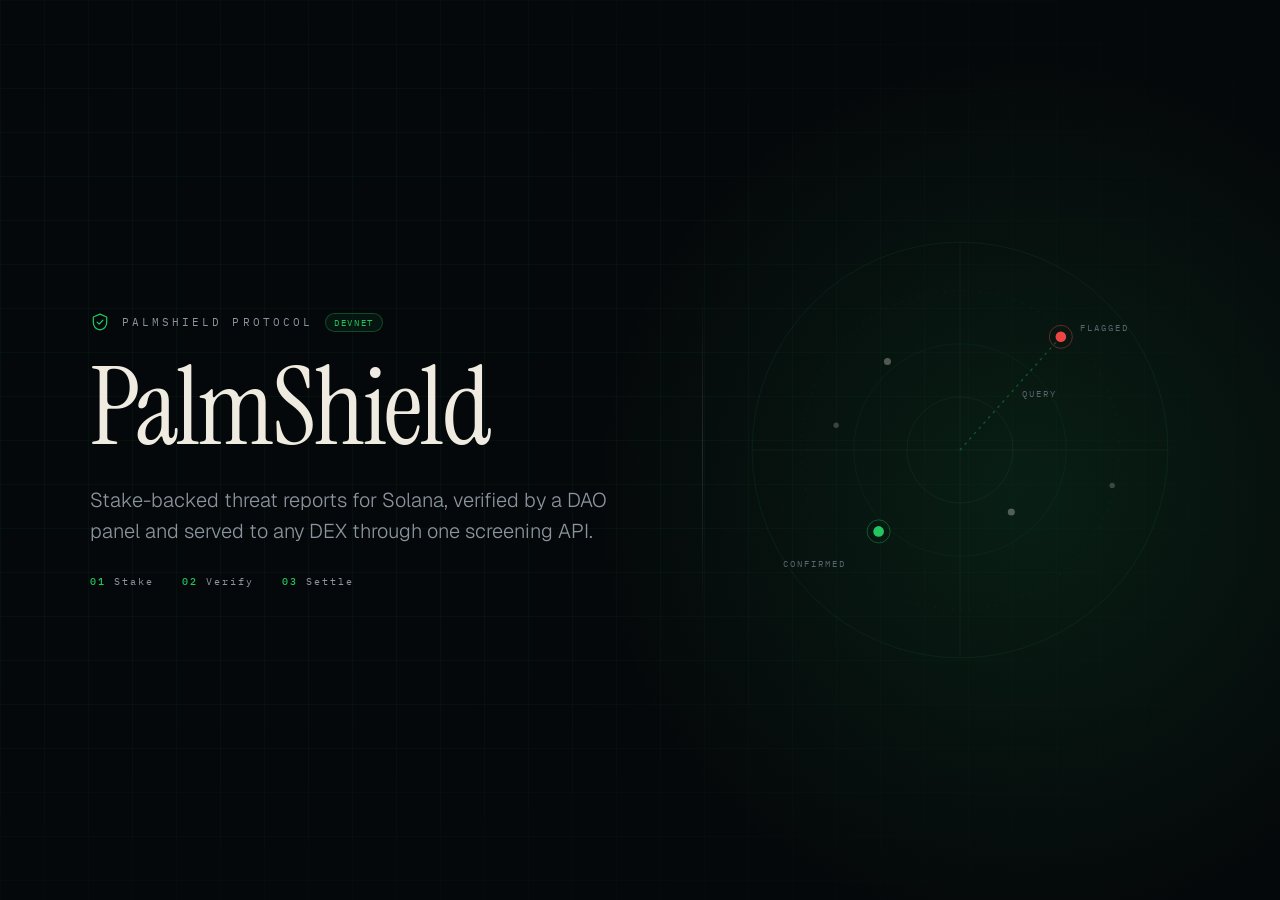
<file: docs/brand.html>
<!doctype html>
<html lang="en">
<head>
<meta charset="utf-8" />
<title>PalmShield brand plate</title>
<link rel="preconnect" href="https://fonts.googleapis.com" />
<link rel="preconnect" href="https://fonts.gstatic.com" crossorigin />
<link href="https://fonts.googleapis.com/css2?family=Instrument+Serif&family=Geist:wght@300;400;500&family=IBM+Plex+Mono:wght@400;500&display=swap" rel="stylesheet" />
<style>
  :root {
    --bg: #05080a;
    --cream: #f0ebe0;
    --muted: #8b949e;
    --muted2: #5a656e;
    --green: #22c55e;
  }
  * { margin: 0; padding: 0; box-sizing: border-box; }
  html, body { height: 100%; }
  body {
    background: var(--bg);
    color: var(--cream);
    font-family: Geist, system-ui, sans-serif;
    overflow: hidden;
  }
  .grid {
    position: absolute;
    inset: 0;
    background-image:
      linear-gradient(rgba(34, 197, 94, .05) 1px, transparent 1px),
      linear-gradient(90deg, rgba(34, 197, 94, .05) 1px, transparent 1px);
    background-size: 44px 44px;
    -webkit-mask-image: radial-gradient(120% 110% at 20% 45%, #000 25%, transparent 80%);
    mask-image: radial-gradient(120% 110% at 20% 45%, #000 25%, transparent 80%);
  }
  .glow {
    position: absolute;
    inset: 0;
    background: radial-gradient(48% 70% at 80% 55%, rgba(34, 197, 94, .12), transparent 70%);
  }
  .wrap {
    position: relative;
    height: 100vh;
    display: flex;
    align-items: center;
    gap: 4vw;
    padding: 0 clamp(40px, 7vw, 96px);
  }
  .left { position: relative; z-index: 2; flex: 1; min-width: 0; }
  .eyebrow {
    display: flex;
    align-items: center;
    gap: 12px;
    font-family: 'IBM Plex Mono', monospace;
    font-size: 11px;
    letter-spacing: .28em;
    color: var(--muted);
  }
  .eyebrow .mark {
    width: 20px;
    height: 20px;
    stroke: var(--green);
    fill: none;
    stroke-width: 1.5;
    stroke-linecap: round;
    stroke-linejoin: round;
  }
  .pill {
    font-size: 9px;
    letter-spacing: .18em;
    color: var(--green);
    border: 1px solid rgba(34, 197, 94, .3);
    background: rgba(34, 197, 94, .07);
    padding: 3px 8px;
    border-radius: 100px;
  }
  h1 {
    font-family: 'Instrument Serif', Georgia, serif;
    font-weight: 400;
    font-size: 86px;
    line-height: .95;
    letter-spacing: -.02em;
    margin: 18px 0 20px;
  }
  @media (min-height: 560px) {
    h1 { font-size: 108px; margin: 24px 0 26px; }
  }
  .tagline {
    max-width: 540px;
    font-size: 20px;
    font-weight: 300;
    line-height: 1.55;
    color: var(--muted);
  }
  .steps {
    display: flex;
    gap: 28px;
    margin-top: 28px;
    font-family: 'IBM Plex Mono', monospace;
    font-size: 10px;
    letter-spacing: .2em;
    color: var(--muted);
  }
  .steps b { color: var(--green); font-weight: 500; margin-right: 8px; }
  .right {
    position: relative;
    flex: 0 0 auto;
    display: flex;
    align-items: center;
    justify-content: flex-end;
  }
  .right::before {
    content: '';
    position: absolute;
    left: -2.2vw;
    top: 14%;
    bottom: 14%;
    width: 1px;
    background: linear-gradient(transparent, rgba(255, 255, 255, .12), transparent);
  }
  .radar { height: min(88vh, 460px); width: auto; overflow: visible; }
  .lbl {
    font-family: 'IBM Plex Mono', monospace;
    font-size: 10px;
    letter-spacing: .22em;
    fill: var(--muted2);
  }
</style>
</head>
<body>
  <div class="grid"></div>
  <div class="glow"></div>
  <div class="wrap">
    <div class="left">
      <div class="eyebrow">
        <svg class="mark" viewBox="0 0 24 24" aria-hidden="true">
          <path d="M12 2.5 20 6v6.2c0 4.6-3.2 8.2-8 9.3-4.8-1.1-8-4.7-8-9.3V6l8-3.5Z" />
          <path d="m8.6 12.1 2.4 2.4 4.4-4.6" />
        </svg>
        <span>PALMSHIELD PROTOCOL</span>
        <span class="pill">DEVNET</span>
      </div>
      <h1>PalmShield</h1>
      <p class="tagline">Stake-backed threat reports for Solana, verified by a DAO panel and served to any DEX through one screening API.</p>
      <div class="steps">
        <span><b>01</b>Stake</span>
        <span><b>02</b>Verify</span>
        <span><b>03</b>Settle</span>
      </div>
    </div>
    <div class="right">
      <svg class="radar" viewBox="0 0 520 520" fill="none" aria-hidden="true">
        <circle cx="260" cy="260" r="235" stroke="rgba(34,197,94,.10)" />
        <circle cx="260" cy="260" r="180" stroke="rgba(34,197,94,.09)" stroke-dasharray="2 8" />
        <circle cx="260" cy="260" r="120" stroke="rgba(34,197,94,.08)" />
        <circle cx="260" cy="260" r="60" stroke="rgba(255,255,255,.05)" />
        <path d="M260 25v470M25 260h470" stroke="rgba(255,255,255,.05)" />
        <path d="M260 260 374 132" stroke="rgba(34,197,94,.35)" stroke-width="1.5" stroke-dasharray="3 5" />
        <circle cx="374" cy="132" r="13" stroke="rgba(239,68,68,.45)" />
        <circle cx="374" cy="132" r="6" fill="#ef4444" />
        <circle cx="168" cy="352" r="13" stroke="rgba(34,197,94,.4)" />
        <circle cx="168" cy="352" r="6" fill="#22c55e" />
        <circle cx="318" cy="330" r="4" fill="rgba(240,235,224,.32)" />
        <circle cx="178" cy="160" r="4" fill="rgba(240,235,224,.32)" />
        <circle cx="432" cy="300" r="3" fill="rgba(240,235,224,.22)" />
        <circle cx="120" cy="232" r="3" fill="rgba(240,235,224,.22)" />
        <text class="lbl" x="396" y="126" fill="#ef4444">FLAGGED</text>
        <text class="lbl" x="60" y="392" fill="#22c55e">CONFIRMED</text>
        <text class="lbl" x="330" y="200">QUERY</text>
      </svg>
    </div>
  </div>
</body>
</html>
</file>
